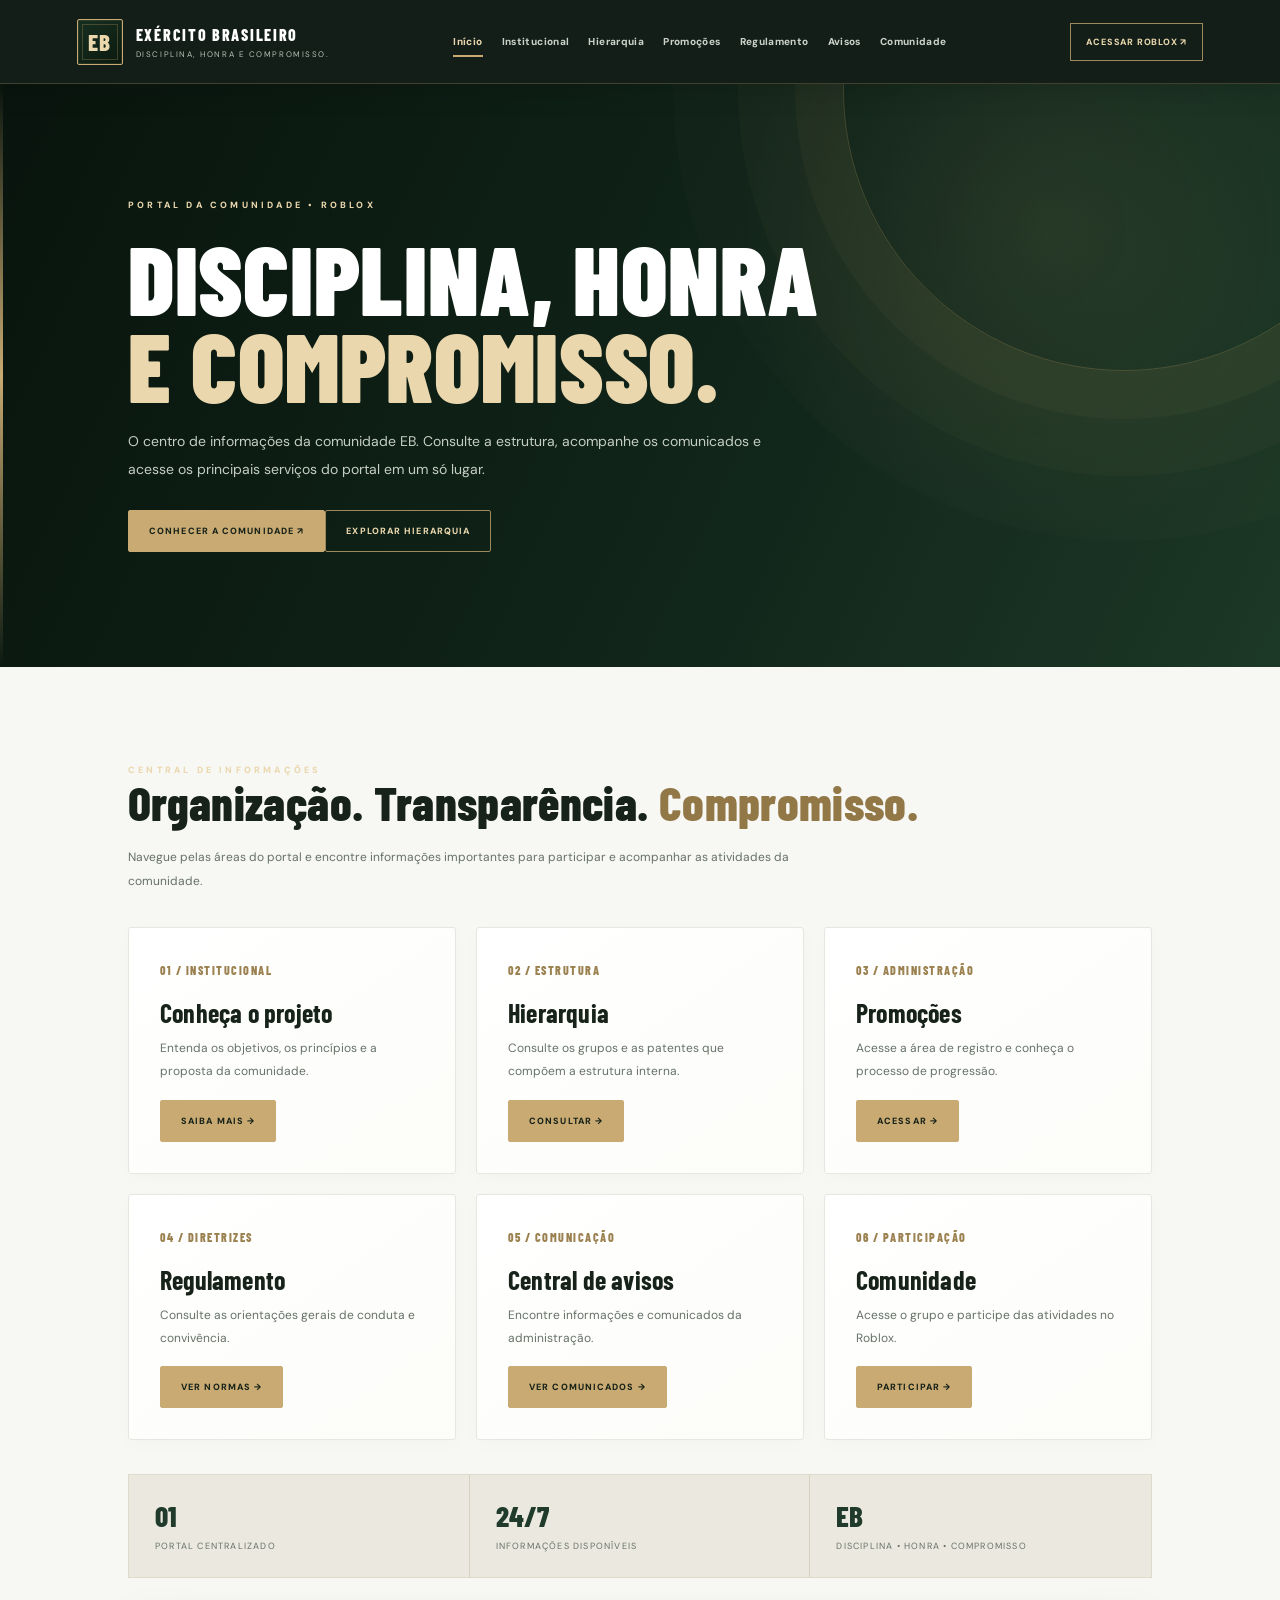
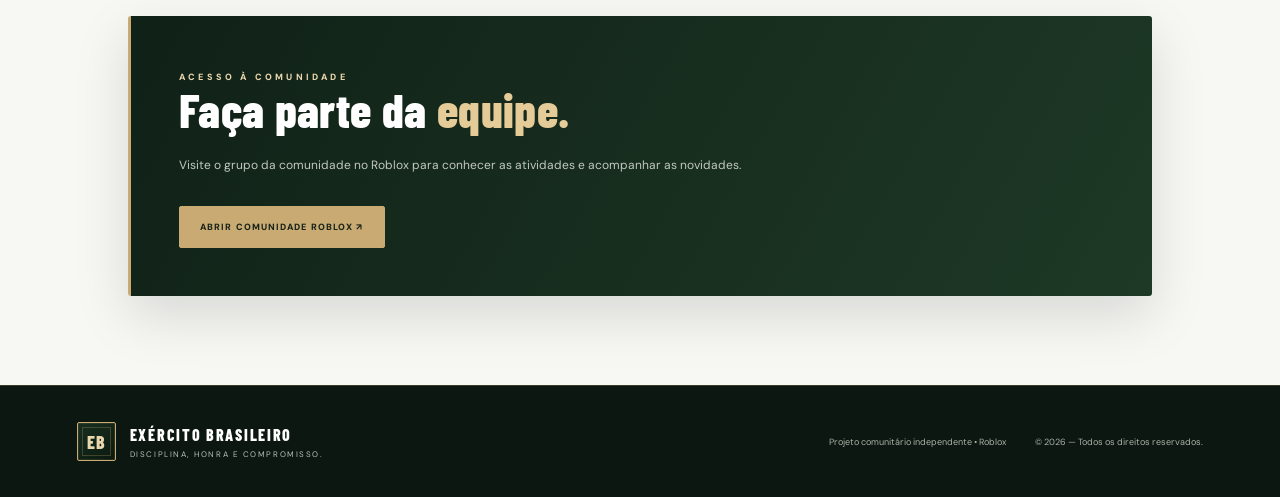
<file: portal_eb_profissional_final/index.html>
<!DOCTYPE html><html lang="pt-BR"><head><meta charset="UTF-8"><meta name="viewport" content="width=device-width, initial-scale=1.0"><meta name="theme-color" content="#0b1710"><meta name="description" content="Portal independente da comunidade EB no Roblox. Consulte informações, hierarquia, promoções e comunicados."><title>PORTAL EB | Início</title><link rel="stylesheet" href="style.css"></head><body>
<header class="topbar"><a class="brand" href="index.html"><div class="brand-mark">EB</div><div><strong>EXÉRCITO BRASILEIRO</strong><small>DISCIPLINA, HONRA E COMPROMISSO.</small></div></a><button class="menu-toggle" id="menuToggle" aria-label="Abrir menu" aria-expanded="false">☰</button><nav id="mainNav"><a href="index.html" class="active">Início</a><a href="institucional.html">Institucional</a><a href="hierarquia.html">Hierarquia</a><a href="promocoes.html">Promoções</a><a href="regulamento.html">Regulamento</a><a href="avisos.html">Avisos</a><a href="contato.html">Comunidade</a></nav><a class="nav-button" href="https://www.roblox.com/share/g/87904266" target="_blank" rel="noopener">ACESSAR ROBLOX ↗</a></header>
<main><section class="page-hero"><span class="eyebrow">PORTAL DA COMUNIDADE • ROBLOX</span><h1>DISCIPLINA, HONRA<br><em>E COMPROMISSO.</em></h1><p>O centro de informações da comunidade EB. Consulte a estrutura, acompanhe os comunicados e acesse os principais serviços do portal em um só lugar.</p><div><a class="button" href="https://www.roblox.com/share/g/87904266" target="_blank" rel="noopener">Conhecer a comunidade ↗</a><a class="button secondary" href="hierarquia.html">Explorar hierarquia</a></div></section>
<section class="content"><span class="section-label">CENTRAL DE INFORMAÇÕES</span><h2>Organização. Transparência. <em>Compromisso.</em></h2><p class="section-intro">Navegue pelas áreas do portal e encontre informações importantes para participar e acompanhar as atividades da comunidade.</p><div class="cards">
<article class="card"><span class="number">01 / INSTITUCIONAL</span><h3>Conheça o projeto</h3><p>Entenda os objetivos, os princípios e a proposta da comunidade.</p><a class="button" href="institucional.html">Saiba mais →</a></article>
<article class="card"><span class="number">02 / ESTRUTURA</span><h3>Hierarquia</h3><p>Consulte os grupos e as patentes que compõem a estrutura interna.</p><a class="button" href="hierarquia.html">Consultar →</a></article>
<article class="card"><span class="number">03 / ADMINISTRAÇÃO</span><h3>Promoções</h3><p>Acesse a área de registro e conheça o processo de progressão.</p><a class="button" href="promocoes.html">Acessar →</a></article>
<article class="card"><span class="number">04 / DIRETRIZES</span><h3>Regulamento</h3><p>Consulte as orientações gerais de conduta e convivência.</p><a class="button" href="regulamento.html">Ver normas →</a></article>
<article class="card"><span class="number">05 / COMUNICAÇÃO</span><h3>Central de avisos</h3><p>Encontre informações e comunicados da administração.</p><a class="button" href="avisos.html">Ver comunicados →</a></article>
<article class="card"><span class="number">06 / PARTICIPAÇÃO</span><h3>Comunidade</h3><p>Acesse o grupo e participe das atividades no Roblox.</p><a class="button" href="contato.html">Participar →</a></article></div>
<div class="feature-strip"><div><strong>01</strong><span>Portal centralizado</span></div><div><strong>24/7</strong><span>Informações disponíveis</span></div><div><strong>EB</strong><span>Disciplina • Honra • Compromisso</span></div></div>
<div class="dark-panel" style="margin-top:38px"><span class="section-label">ACESSO À COMUNIDADE</span><h2>Faça parte da <em style="color:#e4cb98">equipe.</em></h2><p>Visite o grupo da comunidade no Roblox para conhecer as atividades e acompanhar as novidades.</p><a class="button" href="https://www.roblox.com/share/g/87904266" target="_blank" rel="noopener">Abrir comunidade Roblox ↗</a></div>
</section></main><footer><div class="brand-mark small">EB</div><div><strong>EXÉRCITO BRASILEIRO</strong><small>DISCIPLINA, HONRA E COMPROMISSO.</small></div><span class="footer-note">Projeto comunitário independente • Roblox</span><span class="copyright">© <span id="year"></span> — Todos os direitos reservados.</span></footer><script src="script.js"></script>


</body></html>
</file>
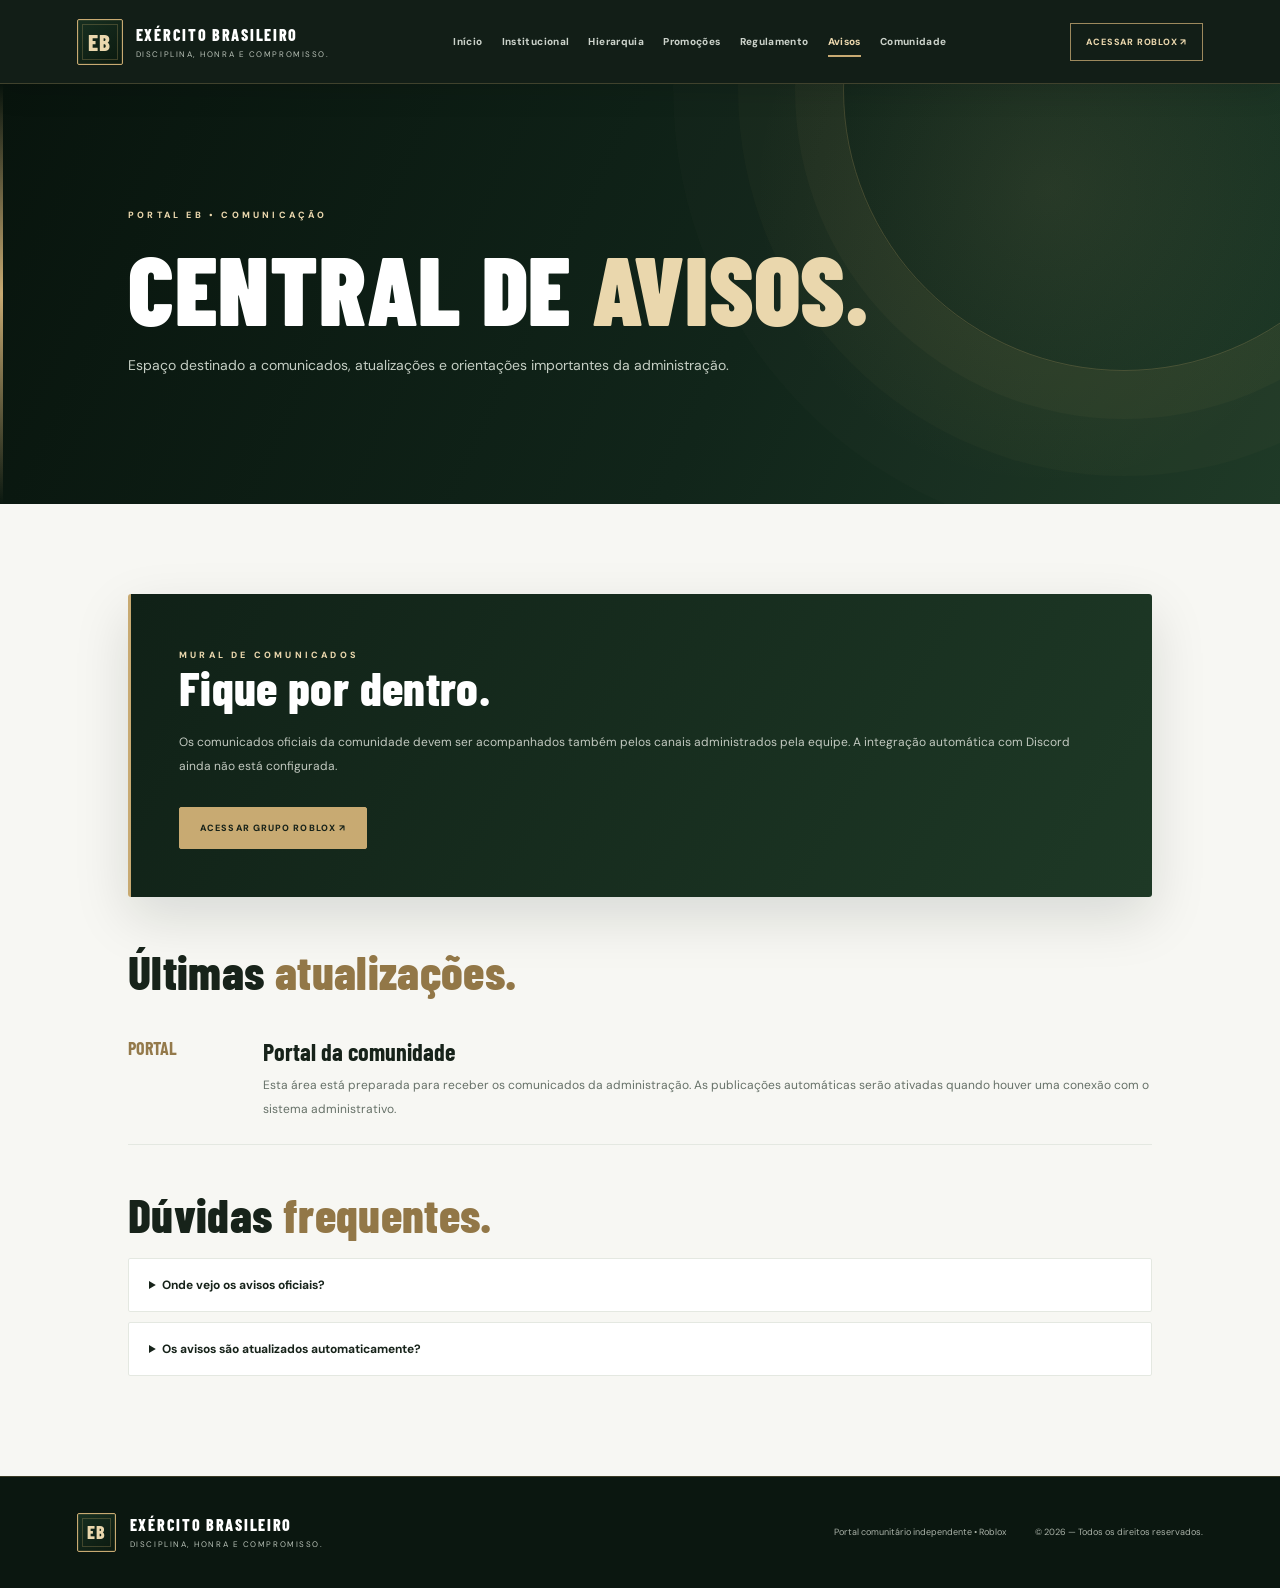
<file: portal_eb_profissional_final/avisos.html>
<!DOCTYPE html><html lang="pt-BR"><head><meta charset="UTF-8"><meta name="viewport" content="width=device-width, initial-scale=1.0"><meta name="theme-color" content="#101d15"><title>AVISOS | Portal EB</title><link rel="stylesheet" href="style.css"></head><body>
<header class="topbar"><a class="brand" href="index.html"><div class="brand-mark">EB</div><div><strong>EXÉRCITO BRASILEIRO</strong><small>DISCIPLINA, HONRA E COMPROMISSO.</small></div></a><button class="menu-toggle" id="menuToggle" aria-label="Abrir menu" aria-expanded="false">☰</button><nav id="mainNav"><a href="index.html">Início</a><a href="institucional.html">Institucional</a><a href="hierarquia.html">Hierarquia</a><a href="promocoes.html">Promoções</a><a href="regulamento.html">Regulamento</a><a href="avisos.html" class="active">Avisos</a><a href="contato.html">Comunidade</a></nav><a class="nav-button" href="https://www.roblox.com/share/g/87904266" target="_blank" rel="noopener">ACESSAR ROBLOX ↗</a></header>
<main><section class="page-hero"><span class="eyebrow">PORTAL EB • COMUNICAÇÃO</span><h1>CENTRAL DE <em>AVISOS.</em></h1><p>Espaço destinado a comunicados, atualizações e orientações importantes da administração.</p></section><section class="content"><div class="dark-panel"><span class="section-label">MURAL DE COMUNICADOS</span><h2>Fique por dentro.</h2><p>Os comunicados oficiais da comunidade devem ser acompanhados também pelos canais administrados pela equipe. A integração automática com Discord ainda não está configurada.</p><a class="button" href="https://www.roblox.com/share/g/87904266" target="_blank" rel="noopener">Acessar grupo Roblox ↗</a></div><h2 style="margin-top:50px">Últimas <em>atualizações.</em></h2><div class="notice-item"><div class="notice-date">PORTAL</div><div><h3>Portal da comunidade</h3><p>Esta área está preparada para receber os comunicados da administração. As publicações automáticas serão ativadas quando houver uma conexão com o sistema administrativo.</p></div></div><div class="faq" style="margin-top:45px"><h2>Dúvidas <em>frequentes.</em></h2><details><summary>Onde vejo os avisos oficiais?</summary><p>Consulte os canais administrados pela equipe dentro da comunidade e no servidor de comunicação.</p></details><details><summary>Os avisos são atualizados automaticamente?</summary><p>Ainda não. A integração com o Discord ou com um painel administrativo precisa ser configurada.</p></details></div></section></main>
<footer><div class="brand-mark small">EB</div><div><strong>EXÉRCITO BRASILEIRO</strong><small>DISCIPLINA, HONRA E COMPROMISSO.</small></div><span class="footer-note">Portal comunitário independente • Roblox</span><span class="copyright">© <span id="year"></span> — Todos os direitos reservados.</span></footer><script src="script.js"></script>


</body></html>
</file>
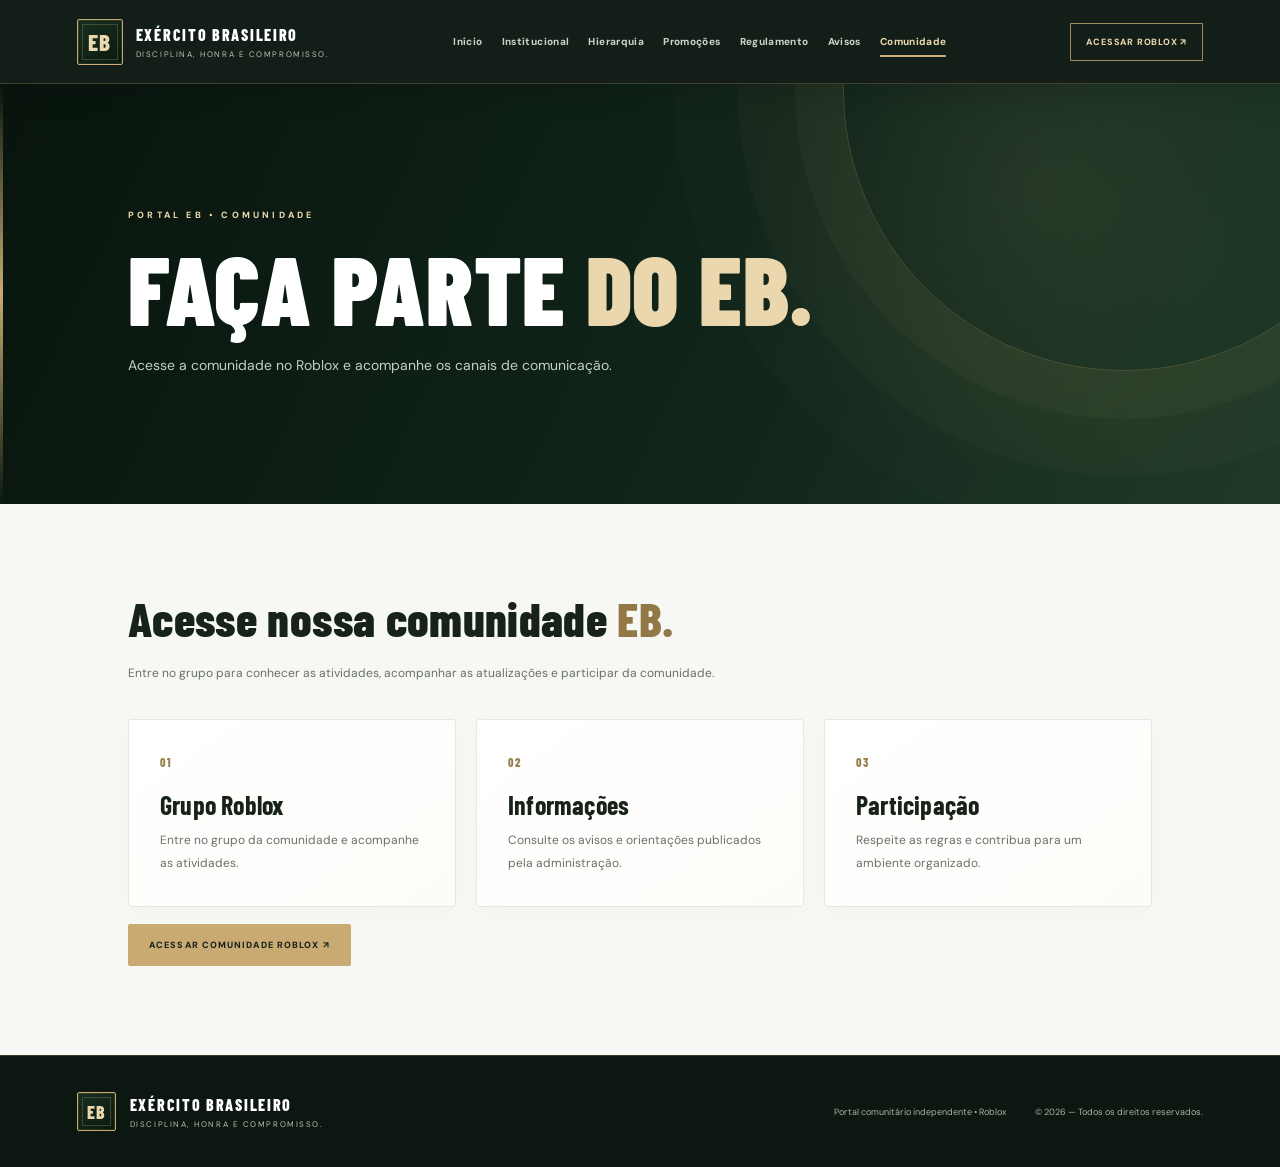
<file: portal_eb_profissional_final/contato.html>
<!DOCTYPE html><html lang="pt-BR"><head><meta charset="UTF-8"><meta name="viewport" content="width=device-width, initial-scale=1.0"><meta name="theme-color" content="#101d15"><title>COMUNIDADE | Portal EB</title><link rel="stylesheet" href="style.css"></head><body>
<header class="topbar"><a class="brand" href="index.html"><div class="brand-mark">EB</div><div><strong>EXÉRCITO BRASILEIRO</strong><small>DISCIPLINA, HONRA E COMPROMISSO.</small></div></a><button class="menu-toggle" id="menuToggle" aria-label="Abrir menu" aria-expanded="false">☰</button><nav id="mainNav"><a href="index.html">Início</a><a href="institucional.html" >Institucional</a><a href="hierarquia.html">Hierarquia</a><a href="promocoes.html">Promoções</a><a href="regulamento.html" >Regulamento</a><a href="avisos.html">Avisos</a><a href="contato.html" class="active">Comunidade</a></nav><a class="nav-button" href="https://www.roblox.com/share/g/87904266" target="_blank" rel="noopener">ACESSAR ROBLOX ↗</a></header>
<main><section class="page-hero"><span class="eyebrow">PORTAL EB • COMUNIDADE</span><h1>FAÇA PARTE <em>DO EB.</em></h1><p>Acesse a comunidade no Roblox e acompanhe os canais de comunicação.</p></section><section class="content"><h2>Acesse nossa comunidade <em>EB.</em></h2><p>Entre no grupo para conhecer as atividades, acompanhar as atualizações e participar da comunidade.</p><div class="cards"><article class="card"><span class="number">01</span><h3>Grupo Roblox</h3><p>Entre no grupo da comunidade e acompanhe as atividades.</p></article><article class="card"><span class="number">02</span><h3>Informações</h3><p>Consulte os avisos e orientações publicados pela administração.</p></article><article class="card"><span class="number">03</span><h3>Participação</h3><p>Respeite as regras e contribua para um ambiente organizado.</p></article></div><a class="button" href="https://www.roblox.com/share/g/87904266" target="_blank" rel="noopener">Acessar comunidade Roblox ↗</a></section></main>
<footer><div class="brand-mark small">EB</div><div><strong>EXÉRCITO BRASILEIRO</strong><small>DISCIPLINA, HONRA E COMPROMISSO.</small></div><span class="footer-note">Portal comunitário independente • Roblox</span><span class="copyright">© <span id="year"></span> — Todos os direitos reservados.</span></footer><script src="script.js"></script>


</body></html>
</file>
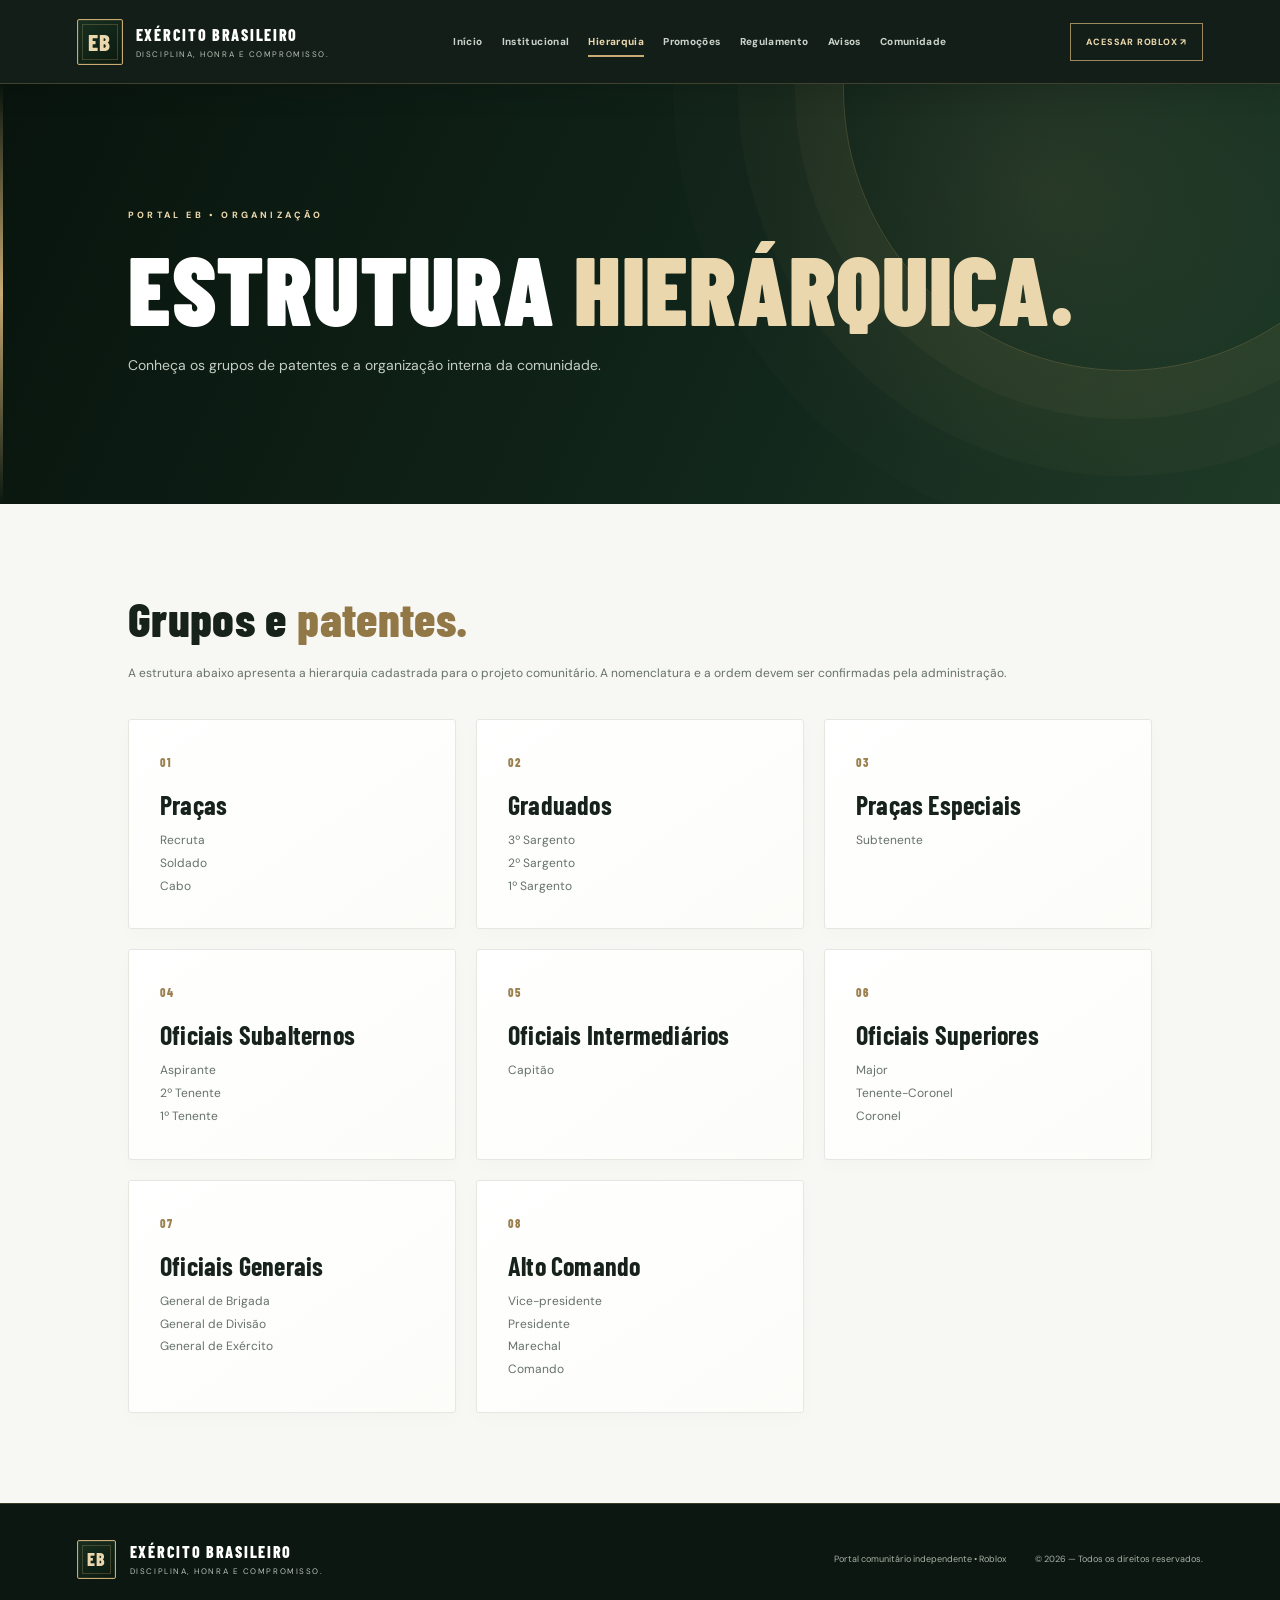
<file: portal_eb_profissional_final/hierarquia.html>
<!DOCTYPE html><html lang="pt-BR"><head><meta charset="UTF-8"><meta name="viewport" content="width=device-width, initial-scale=1.0"><meta name="theme-color" content="#101d15"><title>HIERARQUIA | Portal EB</title><link rel="stylesheet" href="style.css"></head><body>
<header class="topbar"><a class="brand" href="index.html"><div class="brand-mark">EB</div><div><strong>EXÉRCITO BRASILEIRO</strong><small>DISCIPLINA, HONRA E COMPROMISSO.</small></div></a><button class="menu-toggle" id="menuToggle" aria-label="Abrir menu" aria-expanded="false">☰</button><nav id="mainNav"><a href="index.html">Início</a><a href="institucional.html">Institucional</a><a href="hierarquia.html" class="active">Hierarquia</a><a href="promocoes.html">Promoções</a><a href="regulamento.html">Regulamento</a><a href="avisos.html">Avisos</a><a href="contato.html">Comunidade</a></nav><a class="nav-button" href="https://www.roblox.com/share/g/87904266" target="_blank" rel="noopener">ACESSAR ROBLOX ↗</a></header>
<main><section class="page-hero"><span class="eyebrow">PORTAL EB • ORGANIZAÇÃO</span><h1>ESTRUTURA <em>HIERÁRQUICA.</em></h1><p>Conheça os grupos de patentes e a organização interna da comunidade.</p></section><section class="content"><h2>Grupos e <em>patentes.</em></h2><p>A estrutura abaixo apresenta a hierarquia cadastrada para o projeto comunitário. A nomenclatura e a ordem devem ser confirmadas pela administração.</p><div class="cards">
<article class="card"><span class="number">01</span><h3>Praças</h3><p>Recruta<br>Soldado<br>Cabo</p></article>
<article class="card"><span class="number">02</span><h3>Graduados</h3><p>3º Sargento<br>2º Sargento<br>1º Sargento</p></article>
<article class="card"><span class="number">03</span><h3>Praças Especiais</h3><p>Subtenente</p></article>
<article class="card"><span class="number">04</span><h3>Oficiais Subalternos</h3><p>Aspirante<br>2º Tenente<br>1º Tenente</p></article>
<article class="card"><span class="number">05</span><h3>Oficiais Intermediários</h3><p>Capitão</p></article>
<article class="card"><span class="number">06</span><h3>Oficiais Superiores</h3><p>Major<br>Tenente-Coronel<br>Coronel</p></article>
<article class="card"><span class="number">07</span><h3>Oficiais Generais</h3><p>General de Brigada<br>General de Divisão<br>General de Exército</p></article>
<article class="card"><span class="number">08</span><h3>Alto Comando</h3><p>Vice-presidente<br>Presidente<br>Marechal<br>Comando</p></article></div></section></main>
<footer><div class="brand-mark small">EB</div><div><strong>EXÉRCITO BRASILEIRO</strong><small>DISCIPLINA, HONRA E COMPROMISSO.</small></div><span class="footer-note">Portal comunitário independente • Roblox</span><span class="copyright">© <span id="year"></span> — Todos os direitos reservados.</span></footer><script src="script.js"></script>


</body></html>
</file>
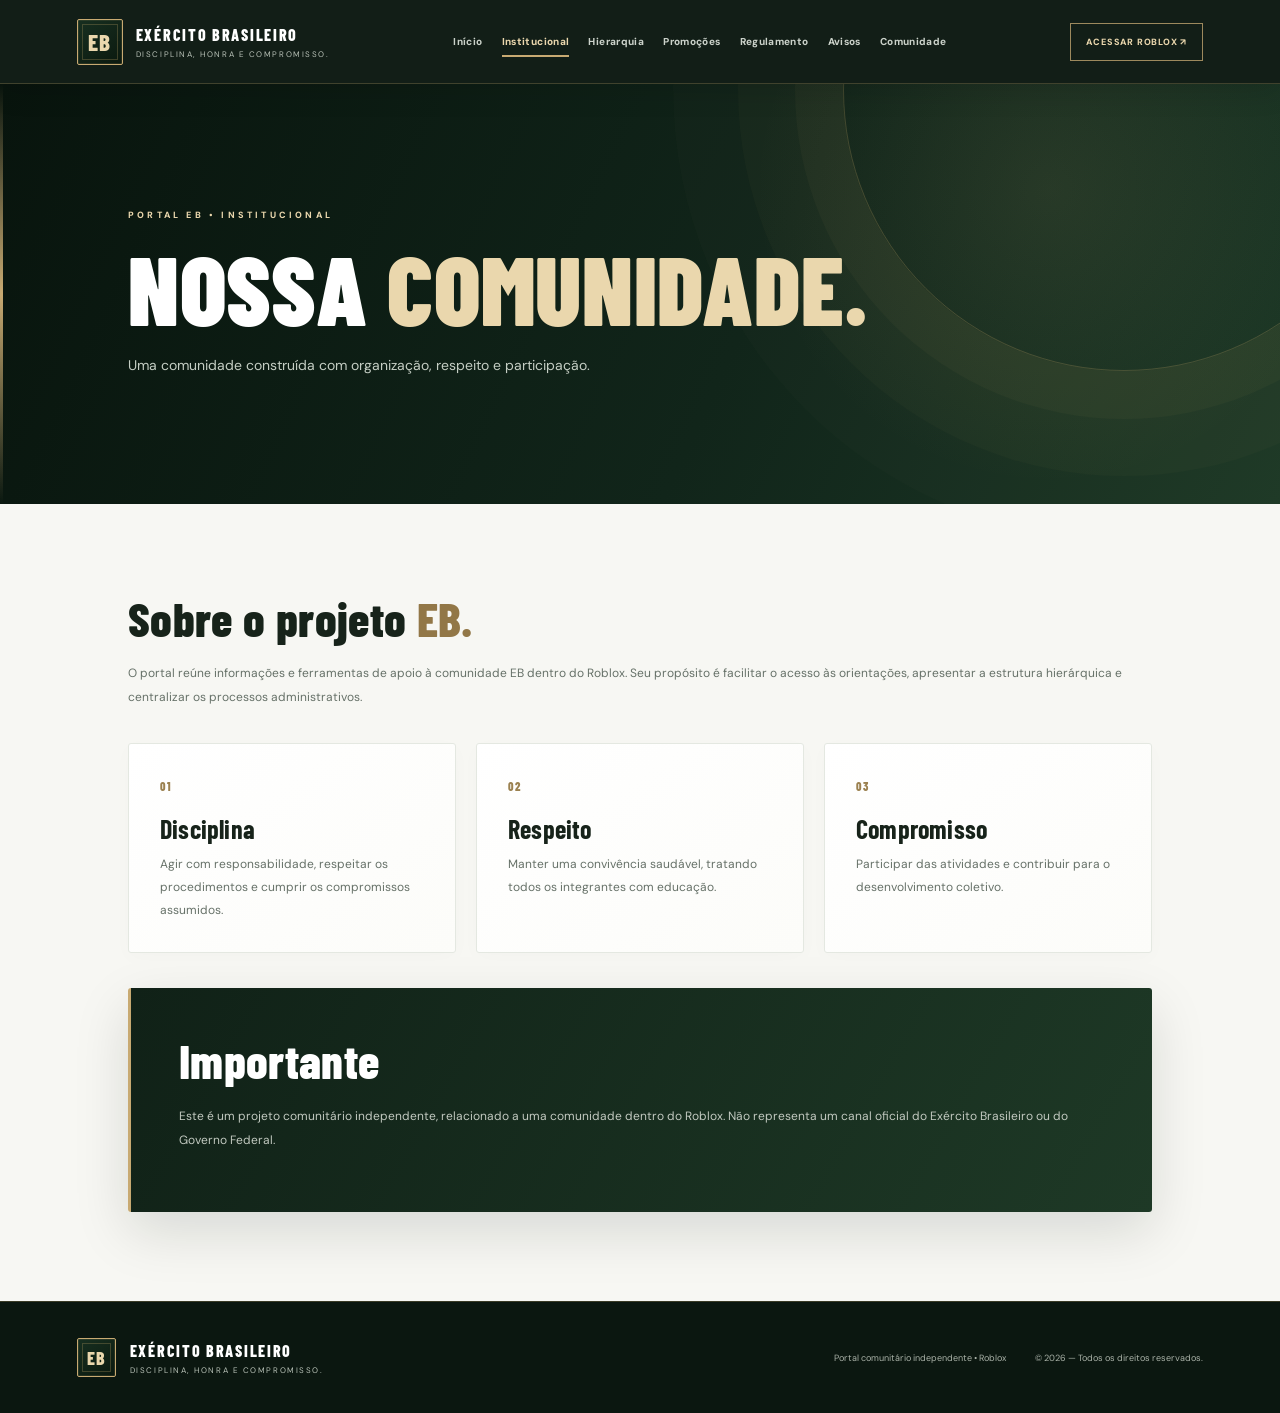
<file: portal_eb_profissional_final/institucional.html>
<!DOCTYPE html><html lang="pt-BR"><head><meta charset="UTF-8"><meta name="viewport" content="width=device-width, initial-scale=1.0"><meta name="theme-color" content="#101d15"><title>INSTITUCIONAL | Portal EB</title><link rel="stylesheet" href="style.css"></head><body>
<header class="topbar"><a class="brand" href="index.html"><div class="brand-mark">EB</div><div><strong>EXÉRCITO BRASILEIRO</strong><small>DISCIPLINA, HONRA E COMPROMISSO.</small></div></a><button class="menu-toggle" id="menuToggle" aria-label="Abrir menu" aria-expanded="false">☰</button><nav id="mainNav"><a href="index.html">Início</a><a href="institucional.html" class="active">Institucional</a><a href="hierarquia.html">Hierarquia</a><a href="promocoes.html">Promoções</a><a href="regulamento.html" >Regulamento</a><a href="avisos.html">Avisos</a><a href="contato.html" >Comunidade</a></nav><a class="nav-button" href="https://www.roblox.com/share/g/87904266" target="_blank" rel="noopener">ACESSAR ROBLOX ↗</a></header>
<main><section class="page-hero"><span class="eyebrow">PORTAL EB • INSTITUCIONAL</span><h1>NOSSA <em>COMUNIDADE.</em></h1><p>Uma comunidade construída com organização, respeito e participação.</p></section><section class="content"><h2>Sobre o projeto <em>EB.</em></h2><p>O portal reúne informações e ferramentas de apoio à comunidade EB dentro do Roblox. Seu propósito é facilitar o acesso às orientações, apresentar a estrutura hierárquica e centralizar os processos administrativos.</p><div class="cards"><article class="card"><span class="number">01</span><h3>Disciplina</h3><p>Agir com responsabilidade, respeitar os procedimentos e cumprir os compromissos assumidos.</p></article><article class="card"><span class="number">02</span><h3>Respeito</h3><p>Manter uma convivência saudável, tratando todos os integrantes com educação.</p></article><article class="card"><span class="number">03</span><h3>Compromisso</h3><p>Participar das atividades e contribuir para o desenvolvimento coletivo.</p></article></div><div class="dark-panel" style="margin-top:35px"><h2>Importante</h2><p>Este é um projeto comunitário independente, relacionado a uma comunidade dentro do Roblox. Não representa um canal oficial do Exército Brasileiro ou do Governo Federal.</p></div></section></main>
<footer><div class="brand-mark small">EB</div><div><strong>EXÉRCITO BRASILEIRO</strong><small>DISCIPLINA, HONRA E COMPROMISSO.</small></div><span class="footer-note">Portal comunitário independente • Roblox</span><span class="copyright">© <span id="year"></span> — Todos os direitos reservados.</span></footer><script src="script.js"></script>


</body></html>
</file>
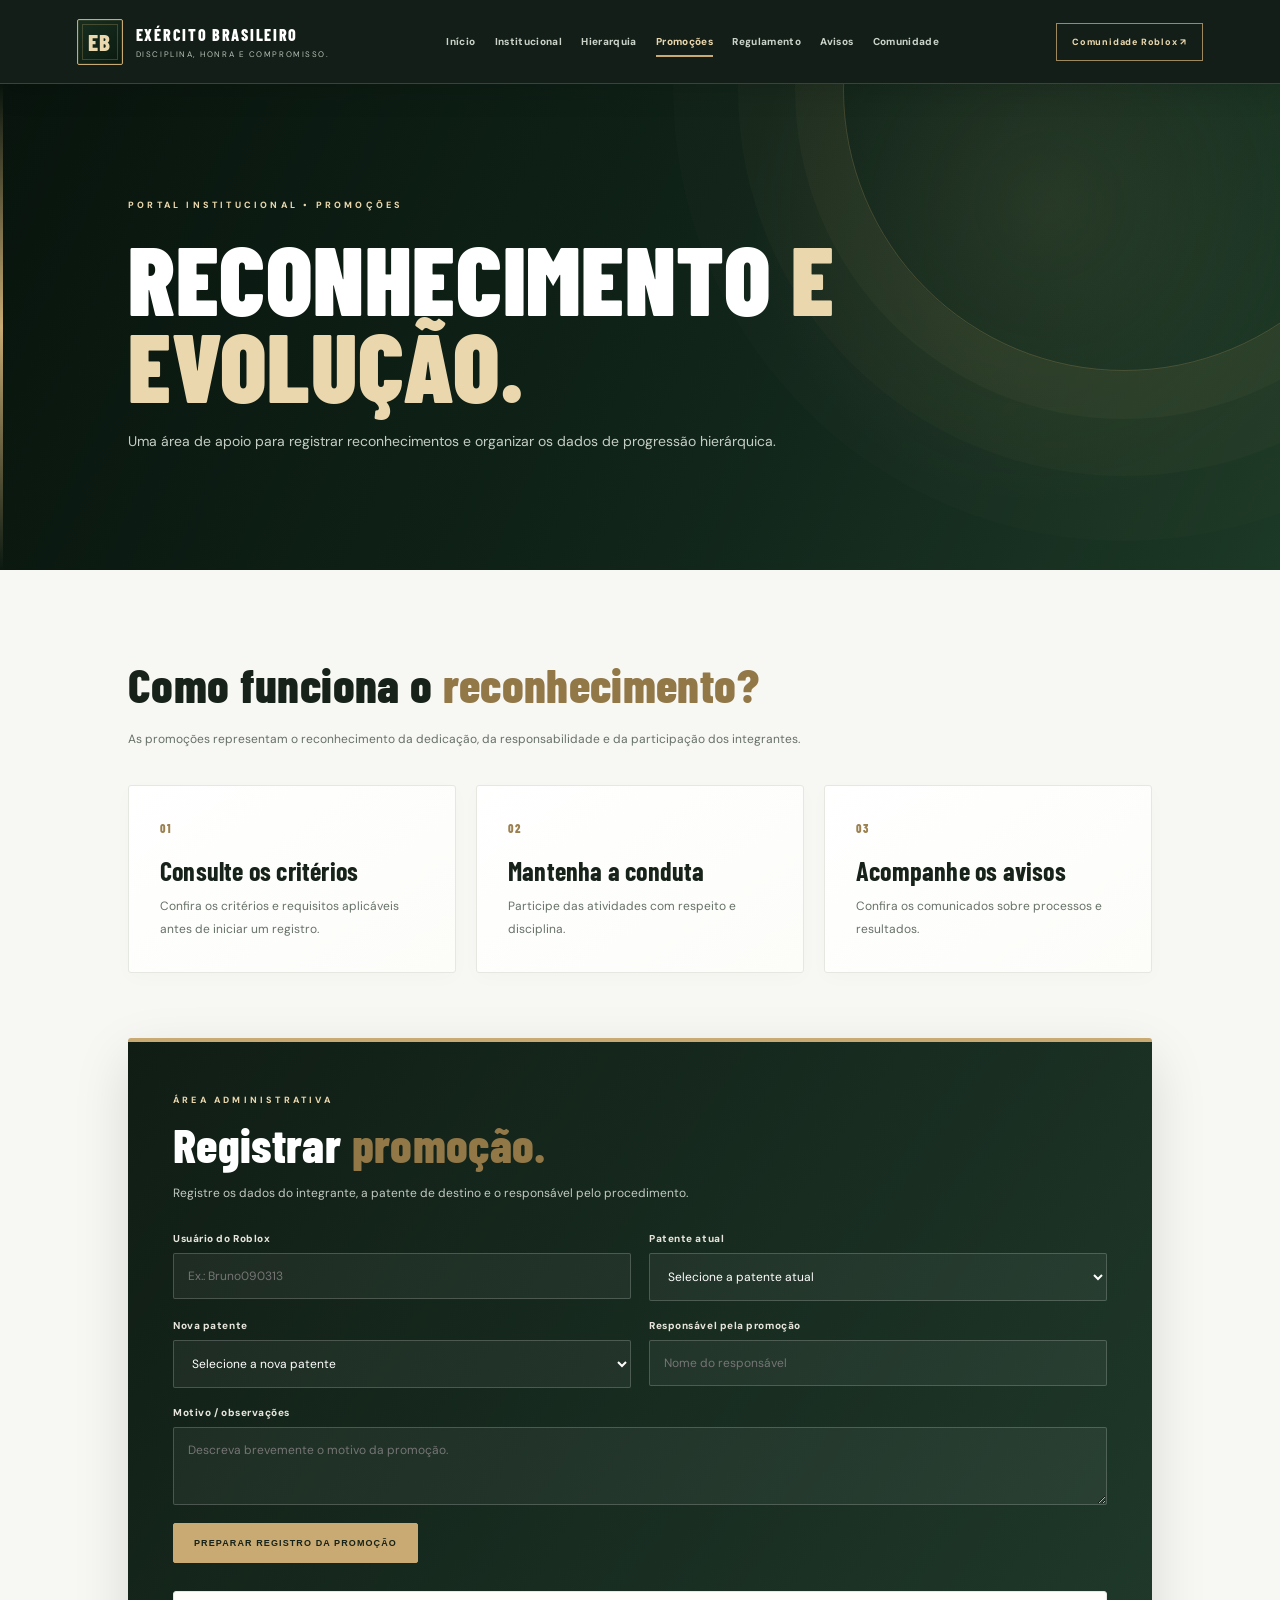
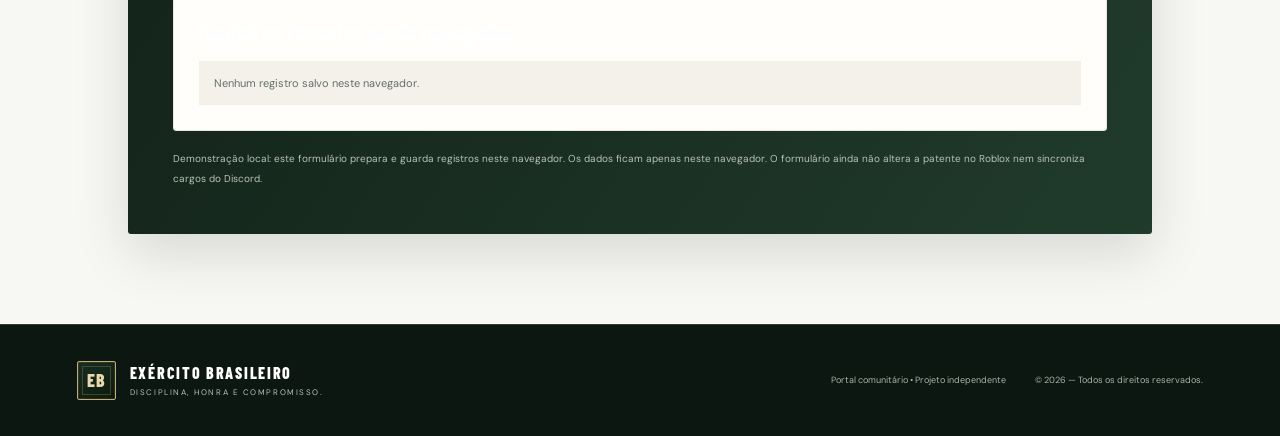
<file: portal_eb_profissional_final/promocoes.html>
<!DOCTYPE html><html lang="pt-BR"><head><meta charset="UTF-8"><meta name="viewport" content="width=device-width, initial-scale=1.0"><meta name="theme-color" content="#14251b"><title>PROMOÇÕES | Exército Brasileiro</title><link rel="stylesheet" href="style.css"></head><body>
<header class="topbar"><a class="brand" href="index.html"><div class="brand-mark">EB</div><div><strong>EXÉRCITO BRASILEIRO</strong><small>DISCIPLINA, HONRA E COMPROMISSO.</small></div></a><button class="menu-toggle" id="menuToggle" aria-label="Abrir menu">☰</button><nav id="mainNav"><a href="index.html">Início</a><a href="institucional.html">Institucional</a><a href="hierarquia.html">Hierarquia</a><a href="promocoes.html" class="active">Promoções</a><a href="regulamento.html">Regulamento</a><a href="avisos.html">Avisos</a><a href="contato.html">Comunidade</a></nav><a class="nav-button" href="https://www.roblox.com/share/g/87904266" target="_blank" rel="noopener">Comunidade Roblox ↗</a></header>
<main><section class="page-hero"><span class="eyebrow">PORTAL INSTITUCIONAL • PROMOÇÕES</span><h1>RECONHECIMENTO <em>E EVOLUÇÃO.</em></h1><p>Uma área de apoio para registrar reconhecimentos e organizar os dados de progressão hierárquica.</p></section><section class="content"><h2>Como funciona o <em>reconhecimento?</em></h2><p>As promoções representam o reconhecimento da dedicação, da responsabilidade e da participação dos integrantes.</p><div class="cards"><article class="card"><span class="number">01</span><h3>Consulte os critérios</h3><p>Confira os critérios e requisitos aplicáveis antes de iniciar um registro.</p></article><article class="card"><span class="number">02</span><h3>Mantenha a conduta</h3><p>Participe das atividades com respeito e disciplina.</p></article><article class="card"><span class="number">03</span><h3>Acompanhe os avisos</h3><p>Confira os comunicados sobre processos e resultados.</p></article></div>
<div class="promotion-area">
  <div class="promotion-heading">
    <span class="section-label">ÁREA ADMINISTRATIVA</span>
    <h2>Registrar <em>promoção.</em></h2>
    <p>Registre os dados do integrante, a patente de destino e o responsável pelo procedimento.</p>
  </div>
  <form id="promotionForm" class="promotion-form">
    <label>Usuário do Roblox
      <input id="robloxUser" name="robloxUser" type="text" placeholder="Ex.: Bruno090313" required maxlength="30">
    </label>
    <label>Patente atual
      <select id="currentRank" required>
        <option value="">Selecione a patente atual</option>
      </select>
    </label>
    <label>Nova patente
      <select id="newRank" required>
        <option value="">Selecione a nova patente</option>
      </select>
    </label>
    <label>Responsável pela promoção
      <input id="promoter" type="text" placeholder="Nome do responsável" required maxlength="50">
    </label>
    <label class="full-field">Motivo / observações
      <textarea id="promotionReason" rows="3" placeholder="Descreva brevemente o motivo da promoção." maxlength="500"></textarea>
    </label>
    <button class="button promotion-submit" type="submit">Preparar registro da promoção</button>
  </form>
  <div id="promotionResult" class="promotion-result" role="status" aria-live="polite" hidden></div>
  <div class="history-box"><h3>Registros recentes neste navegador</h3><div id="promotionHistory" class="history-list"></div></div><p class="promotion-notice">Demonstração local: este formulário prepara e guarda registros neste navegador. Os dados ficam apenas neste navegador. O formulário ainda não altera a patente no Roblox nem sincroniza cargos do Discord.</p>
</div>
</section></main>
<footer><div class="brand-mark small">EB</div><div><strong>EXÉRCITO BRASILEIRO</strong><small>DISCIPLINA, HONRA E COMPROMISSO.</small></div><span class="footer-note">Portal comunitário • Projeto independente</span><span class="copyright">© <span id="year"></span> — Todos os direitos reservados.</span></footer><script src="script.js"></script>


</body></html>
</file>
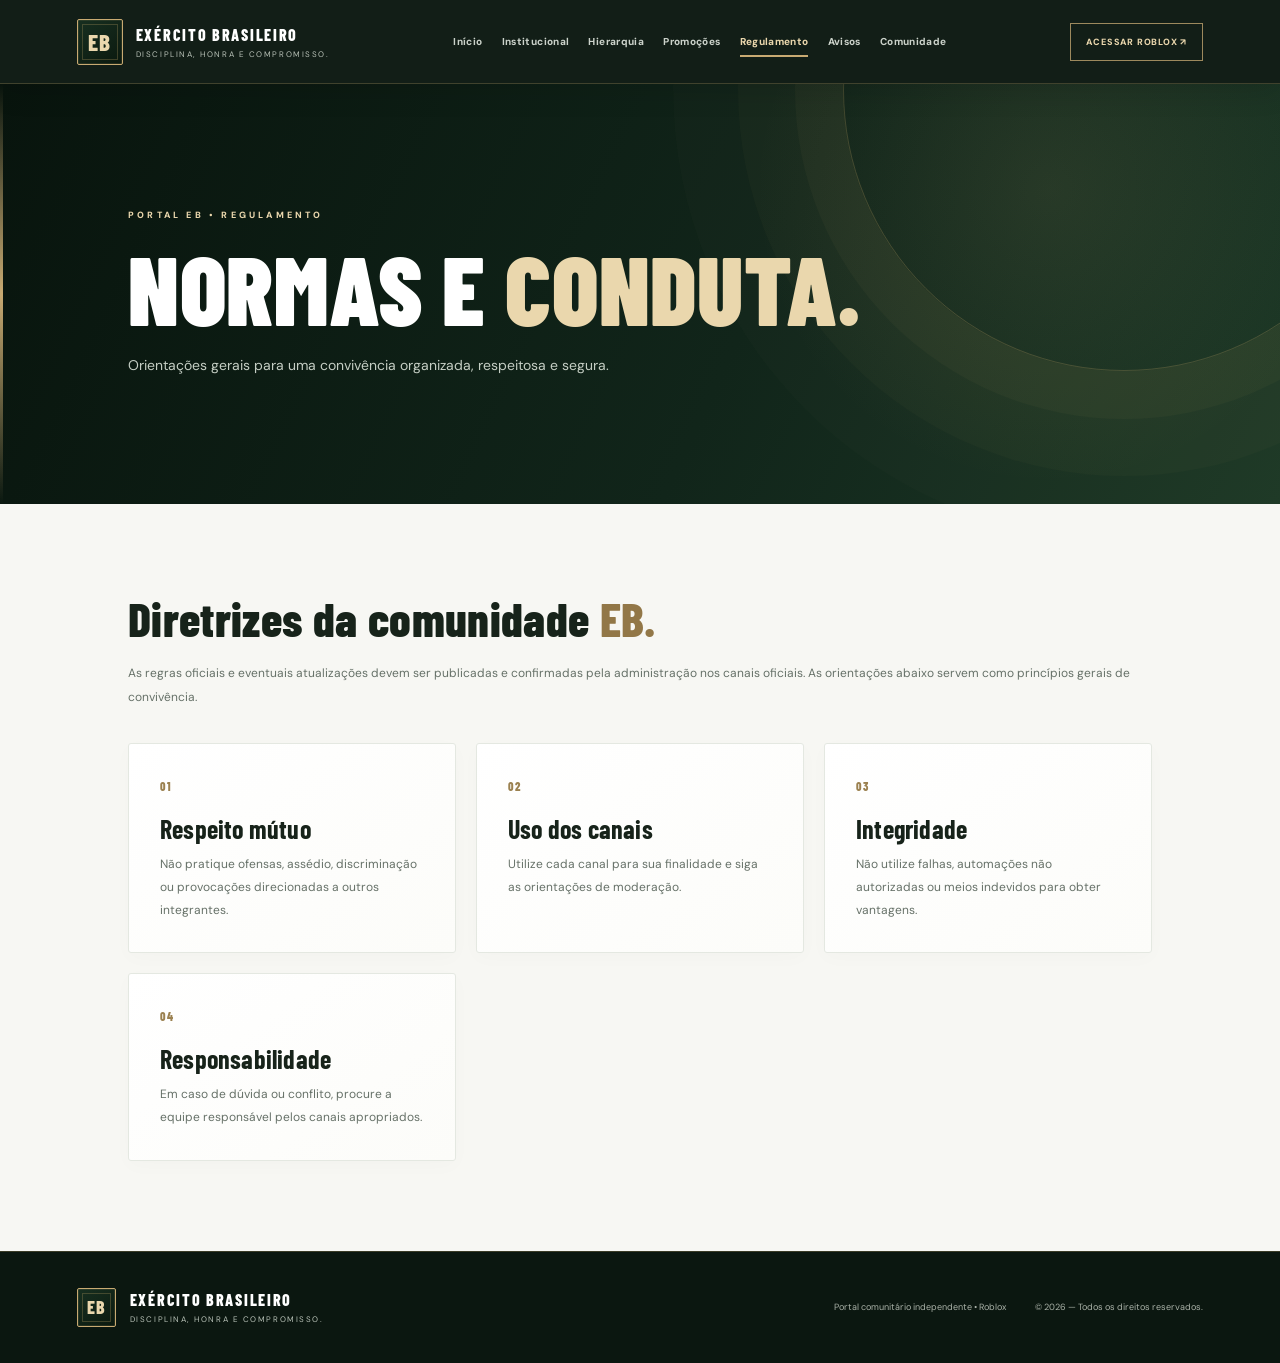
<file: portal_eb_profissional_final/regulamento.html>
<!DOCTYPE html><html lang="pt-BR"><head><meta charset="UTF-8"><meta name="viewport" content="width=device-width, initial-scale=1.0"><meta name="theme-color" content="#101d15"><title>REGULAMENTO | Portal EB</title><link rel="stylesheet" href="style.css"></head><body>
<header class="topbar"><a class="brand" href="index.html"><div class="brand-mark">EB</div><div><strong>EXÉRCITO BRASILEIRO</strong><small>DISCIPLINA, HONRA E COMPROMISSO.</small></div></a><button class="menu-toggle" id="menuToggle" aria-label="Abrir menu" aria-expanded="false">☰</button><nav id="mainNav"><a href="index.html">Início</a><a href="institucional.html" >Institucional</a><a href="hierarquia.html">Hierarquia</a><a href="promocoes.html">Promoções</a><a href="regulamento.html" class="active">Regulamento</a><a href="avisos.html">Avisos</a><a href="contato.html" >Comunidade</a></nav><a class="nav-button" href="https://www.roblox.com/share/g/87904266" target="_blank" rel="noopener">ACESSAR ROBLOX ↗</a></header>
<main><section class="page-hero"><span class="eyebrow">PORTAL EB • REGULAMENTO</span><h1>NORMAS E <em>CONDUTA.</em></h1><p>Orientações gerais para uma convivência organizada, respeitosa e segura.</p></section><section class="content"><h2>Diretrizes da comunidade <em>EB.</em></h2><p>As regras oficiais e eventuais atualizações devem ser publicadas e confirmadas pela administração nos canais oficiais. As orientações abaixo servem como princípios gerais de convivência.</p><div class="cards"><article class="card"><span class="number">01</span><h3>Respeito mútuo</h3><p>Não pratique ofensas, assédio, discriminação ou provocações direcionadas a outros integrantes.</p></article><article class="card"><span class="number">02</span><h3>Uso dos canais</h3><p>Utilize cada canal para sua finalidade e siga as orientações de moderação.</p></article><article class="card"><span class="number">03</span><h3>Integridade</h3><p>Não utilize falhas, automações não autorizadas ou meios indevidos para obter vantagens.</p></article><article class="card"><span class="number">04</span><h3>Responsabilidade</h3><p>Em caso de dúvida ou conflito, procure a equipe responsável pelos canais apropriados.</p></article></div></section></main>
<footer><div class="brand-mark small">EB</div><div><strong>EXÉRCITO BRASILEIRO</strong><small>DISCIPLINA, HONRA E COMPROMISSO.</small></div><span class="footer-note">Portal comunitário independente • Roblox</span><span class="copyright">© <span id="year"></span> — Todos os direitos reservados.</span></footer><script src="script.js"></script>


</body></html>
</file>
<file: portal_eb_profissional_final/style.css>
@import url('https://fonts.googleapis.com/css2?family=Barlow+Condensed:wght@500;600;700;800;900&family=DM+Sans:wght@400;500;600;700;800&display=swap');
:root{--forest:#0b1710;--forest2:#13271a;--forest3:#1d3926;--gold:#c7a66a;--gold-light:#e4cb98;--paper:#f5f4ef;--white:#fffefa;--ink:#18231b;--muted:#6d766d;--line:#e5e2d8;--shadow:0 22px 60px #0b171014;--radius:3px}
*{box-sizing:border-box}
html{scroll-behavior:smooth;scroll-padding-top:100px}
body{margin:0;background:var(--paper);color:var(--ink);font-family:'DM Sans',sans-serif;-webkit-font-smoothing:antialiased}
a{color:inherit}
.topbar{height:84px;padding:0 clamp(22px,6vw,104px);display:flex;align-items:center;justify-content:space-between;gap:25px;background:rgba(11,23,16,.97);color:#fff;position:sticky;top:0;z-index:50;border-bottom:1px solid #c7a66a32;box-shadow:0 8px 35px #00000012;backdrop-filter:blur(12px)}
.brand{display:flex;align-items:center;gap:13px;color:white;text-decoration:none;flex-shrink:0}
.brand-mark{width:46px;height:46px;border:1px solid var(--gold);color:var(--gold-light);display:grid;place-items:center;font:800 23px 'Barlow Condensed';letter-spacing:1px;position:relative}
.brand-mark:after{content:"";position:absolute;inset:4px;border:1px solid #c7a66a45}
.brand strong,.brand small,footer strong,footer small{display:block}
.brand strong,footer strong{font:800 16px 'Barlow Condensed';letter-spacing:1.7px}
.brand small,footer small{font-size:8px;letter-spacing:1.55px;color:#b9c2b8;margin-top:5px}
.topbar nav{display:flex;align-items:center;gap:clamp(10px,1.5vw,23px)}
.topbar nav a{color:#cbd2ca;text-decoration:none;font-size:10px;font-weight:800;letter-spacing:.35px;position:relative;padding:12px 0;transition:color .2s}
.topbar nav a:after{content:"";position:absolute;bottom:3px;left:0;width:0;height:2px;background:var(--gold);transition:width .25s}
.topbar nav a:hover,.topbar nav a.active{color:var(--gold-light)}
.topbar nav a:hover:after,.topbar nav a.active:after{width:100%}
.nav-button{border:1px solid #9d895d;padding:12px 15px;color:var(--gold-light);text-decoration:none;font-size:9px;font-weight:800;letter-spacing:.8px;white-space:nowrap;transition:.25s}
.nav-button:hover{background:var(--gold);color:var(--forest);transform:translateY(-2px)}
.menu-toggle{display:none;background:none;color:white;border:1px solid #ffffff35;padding:7px 10px;font-size:22px;cursor:pointer}
.page-hero{position:relative;overflow:hidden;isolation:isolate;background:linear-gradient(112deg,#0a160f 0%,#14291b 58%,#203b28 100%);color:white;padding:clamp(76px,9vw,132px) clamp(26px,10vw,155px);min-height:390px;display:flex;flex-direction:column;justify-content:center}
.page-hero:before{content:"";position:absolute;z-index:-1;width:560px;height:560px;right:-125px;top:-275px;border:1px solid #c7a66a40;border-radius:50%;box-shadow:0 0 0 48px #c7a66a0a,0 0 0 105px #c7a66a07,0 0 0 170px #c7a66a04}
.page-hero:after{content:"";position:absolute;z-index:-1;width:3px;left:0;top:0;bottom:0;background:linear-gradient(transparent,var(--gold),transparent)}
.eyebrow,.section-label{font-size:9px;letter-spacing:3.2px;color:var(--gold-light);font-weight:800;text-transform:uppercase}
.page-hero h1{font:900 clamp(52px,7.5vw,96px)/.9 'Barlow Condensed';letter-spacing:.3px;margin:24px 0 19px;max-width:1000px}
.page-hero h1 em{font-style:normal;color:var(--gold-light)}
.page-hero p{color:#c5cec4;max-width:650px;font-size:13px;line-height:2;margin:0}
.page-hero .button{margin-top:27px}
.content{padding:clamp(55px,7vw,96px) clamp(25px,10vw,155px);min-height:400px;max-width:1650px;margin:auto}
.content h2,.promotion-heading h2{font:800 clamp(34px,4vw,48px)/1.03 'Barlow Condensed';margin:0 0 18px;letter-spacing:.2px}
.content h2 em,.promotion-heading h2 em{font-style:normal;color:#927747}
.content>p,.content p{font-size:12px;line-height:2;color:var(--muted)}
.section-intro{max-width:720px;margin-bottom:30px}
.cards{display:grid;grid-template-columns:repeat(3,minmax(0,1fr));gap:17px;margin-top:34px}
.card{background:var(--white);border:1px solid var(--line);padding:29px;min-height:185px;position:relative;overflow:hidden;box-shadow:0 5px 20px #18231b05;transition:transform .3s,border-color .3s,box-shadow .3s}
.card:before{content:"";position:absolute;left:0;top:0;width:3px;height:0;background:var(--gold);transition:height .3s}
.card:hover{transform:translateY(-7px);border-color:#c7a66a;box-shadow:var(--shadow)}
.card:hover:before{height:100%}
.card .number{color:#9b8150;font:800 12px 'Barlow Condensed';letter-spacing:1.5px}
.card h3{font:700 26px 'Barlow Condensed';margin:17px 0 9px}
.card p{font-size:11px;margin:0;color:var(--muted);line-height:1.9}
.button{display:inline-flex;align-items:center;justify-content:center;gap:10px;padding:14px 20px;text-decoration:none;font-size:9px;font-weight:800;letter-spacing:1px;text-transform:uppercase;background:var(--gold);color:#172219;margin-top:17px;border:1px solid var(--gold);cursor:pointer;transition:transform .25s,background .25s,box-shadow .25s}
.button:hover{transform:translateY(-3px);background:var(--gold-light);box-shadow:0 10px 24px #0002}
.button.secondary{background:transparent;color:var(--gold-light);border-color:#9d895d}
.button.secondary:hover{background:var(--gold);color:var(--forest)}
.dark-panel{background:linear-gradient(120deg,#102117,#1e3926);color:white;padding:clamp(28px,4vw,48px);border-left:3px solid var(--gold);box-shadow:var(--shadow)}
.dark-panel h2{color:#fff}
.dark-panel p{color:#c2c9c0}
.feature-strip{display:grid;grid-template-columns:repeat(3,1fr);background:#ebe9df;border:1px solid #dedacc;margin-top:34px}
.feature-strip div{padding:23px 26px;border-right:1px solid #d7d1c0}
.feature-strip div:last-child{border:0}
.feature-strip strong{display:block;font:800 29px 'Barlow Condensed';color:#203b2b}
.feature-strip span{font-size:9px;color:var(--muted);letter-spacing:1.2px;text-transform:uppercase}
.promotion-area{margin-top:65px;padding:clamp(25px,4vw,45px);background:linear-gradient(125deg,#101d15,#203b2b);color:#fff;border-top:3px solid var(--gold);box-shadow:var(--shadow)}
.promotion-heading h2{color:white;margin:12px 0 8px}
.promotion-heading p{color:#c2c9c0}
.promotion-form{display:grid;grid-template-columns:repeat(2,minmax(0,1fr));gap:18px;margin-top:27px}
.promotion-form label{display:flex;flex-direction:column;gap:8px;color:#e8e6dc;font-size:10px;font-weight:800;letter-spacing:.55px}
.promotion-form input,.promotion-form select,.promotion-form textarea{width:100%;padding:14px;border:1px solid #ffffff30;border-radius:0;background:#ffffff0d;color:white;font:12px 'DM Sans',sans-serif;outline:none;transition:border-color .2s,background .2s,box-shadow .2s}
.promotion-form select option{color:#172019}
.promotion-form input:focus,.promotion-form select:focus,.promotion-form textarea:focus{border-color:var(--gold);background:#ffffff14;box-shadow:0 0 0 3px #c7a86a20}
.promotion-form textarea{resize:vertical}
.promotion-form .full-field{grid-column:1/-1}
.promotion-submit{justify-self:start;margin:0}
.promotion-result{margin-top:22px;padding:20px;border:1px solid #c7a66a80;background:#ffffff0b;color:#f4f0e5;line-height:1.9;white-space:pre-line;animation:rise .35s ease both}
.promotion-result button{margin-top:12px;padding:10px 14px;border:1px solid var(--gold);background:transparent;color:var(--gold-light);cursor:pointer;font-weight:700}
.promotion-notice{margin:18px 0 0;color:#b9c2b8!important;font-size:10px!important}
.history-box{margin-top:28px;background:#fffefa;border:1px solid var(--line);padding:25px}
.history-box h3{font:700 24px 'Barlow Condensed';margin:0 0 15px}
.history-list{display:grid;gap:10px}
.history-item{padding:13px 15px;background:#f3f1e9;border-left:3px solid var(--gold);font-size:11px;line-height:1.8}
.empty-state{font-size:11px;color:var(--muted);padding:15px;background:#f3f1e9}
.notice-item{padding:23px 0;border-bottom:1px solid var(--line);display:grid;grid-template-columns:110px 1fr;gap:20px}
.notice-date{font:700 18px 'Barlow Condensed';color:#947a4b}
.notice-item h3{font:700 24px 'Barlow Condensed';margin:0 0 7px}
.notice-item p{margin:0}
.faq details{background:var(--white);border:1px solid var(--line);padding:18px 20px;margin:10px 0}
.faq summary{cursor:pointer;font-weight:700;font-size:12px}
.faq details p{margin-bottom:0}
footer{background:#0b1710;color:white;padding:34px clamp(20px,6vw,104px);display:flex;align-items:center;gap:14px;flex-wrap:wrap;border-top:1px solid #c7a66a40}
.small{width:39px;height:39px;font-size:18px}
.footer-note{margin-left:auto;color:#aab2a8;font-size:9px}
.copyright{font-size:9px;color:#aab2a8;margin-left:15px}
.reveal{opacity:0;transform:translateY(20px);transition:opacity .65s ease,transform .65s ease}
.reveal.visible{opacity:1;transform:translateY(0)}
.page-hero .eyebrow,.page-hero h1,.page-hero p{animation:rise .7s both ease-out}
.page-hero h1{animation-delay:.1s}.page-hero p{animation-delay:.2s}
@keyframes rise{from{opacity:0;transform:translateY(20px)}to{opacity:1;transform:translateY(0)}}
body main,body footer{opacity:1;transform:translateY(0);transition:opacity .4s ease,transform .4s ease}
body.page-leaving main,body.page-leaving footer{opacity:0;transform:translateY(-8px);pointer-events:none}
body.page-entering main,body.page-entering footer{animation:rise .5s cubic-bezier(.2,.7,.2,1) both}
.back-top{position:fixed;right:22px;bottom:22px;width:43px;height:43px;border:1px solid var(--gold);background:#14251b;color:var(--gold-light);font-size:18px;cursor:pointer;opacity:0;pointer-events:none;transform:translateY(10px);transition:.25s;z-index:30}
.back-top.show{opacity:1;pointer-events:auto;transform:translateY(0)}
@media(max-width:1120px){.topbar{gap:15px}.topbar nav{gap:11px}.topbar nav a{font-size:9px}.nav-button{display:none}}
@media(max-width:760px){.topbar{height:72px;padding:0 5%}.menu-toggle{display:block}.topbar nav{display:none;position:absolute;top:72px;left:0;right:0;background:#0b1710;padding:16px 6% 22px;flex-direction:column;align-items:stretch;gap:3px;border-top:1px solid #ffffff20}.topbar nav.open{display:flex}.topbar nav a{font-size:12px;padding:11px 0}.topbar nav a:after{display:none}.page-hero{min-height:315px;padding:65px 7%}.content{padding:50px 7%}.cards{grid-template-columns:repeat(2,minmax(0,1fr))}.feature-strip{grid-template-columns:1fr}.feature-strip div{border-right:0;border-bottom:1px solid #d7d1c0}.footer-note,.copyright{margin:0;width:100%}}
@media(max-width:520px){.brand strong{font-size:13px}.brand small{font-size:6.5px}.brand-mark{width:39px;height:39px}.cards{grid-template-columns:1fr}.promotion-area{padding:23px 17px}.promotion-form{grid-template-columns:1fr}.promotion-form .full-field{grid-column:auto}.notice-item{grid-template-columns:1fr;gap:5px}.page-hero h1{font-size:52px}}
@media(prefers-reduced-motion:reduce){*,*:before,*:after{animation-duration:.01ms!important;animation-iteration-count:1!important;transition-duration:.01ms!important;scroll-behavior:auto!important}.reveal{opacity:1;transform:none}body main,body footer{animation:none!important}}




/* Refinamento visual profissional */
:root {
  --forest: #09150e;
  --forest2: #102319;
  --forest3: #1b3524;
  --gold: #c8aa72;
  --gold-light: #ead7ad;
  --paper: #f7f7f3;
  --white: #ffffff;
  --ink: #17231a;
  --muted: #667168;
  --line: #e4e8e1;
  --shadow: 0 18px 55px rgba(8, 22, 13, .09);
}
::selection { background: #c8aa72; color: #09150e; }
body { background: var(--paper); }
.topbar {
  min-height: 82px;
  border-bottom: 1px solid rgba(200,170,114,.25);
  box-shadow: 0 8px 28px rgba(0,0,0,.12);
}
.brand-mark {
  border-radius: 2px;
  background: linear-gradient(145deg, #172f20, #0b190f);
  box-shadow: inset 0 0 0 1px rgba(200,170,114,.12);
}
.page-hero {
  min-height: 420px;
  background:
    radial-gradient(circle at 82% 25%, rgba(200,170,114,.10), transparent 27%),
    linear-gradient(115deg, #08140d 0%, #11251a 58%, #1c3826 100%);
}
.page-hero h1 { letter-spacing: .7px; }
.page-hero p { max-width: 680px; font-size: 14px; }
.content { max-width: 1500px; }
.content h2 { letter-spacing: .35px; }
.cards { gap: 20px; }
.card {
  border-radius: 3px;
  padding: 31px;
  background: linear-gradient(145deg, #fff, #fcfcf9);
}
.card h3 { letter-spacing: .2px; }
.card p { font-size: 12px; }
.button {
  border-radius: 2px;
  letter-spacing: 1.1px;
}
.button:focus-visible, .nav-button:focus-visible,
.topbar nav a:focus-visible, .menu-toggle:focus-visible {
  outline: 2px solid var(--gold-light);
  outline-offset: 4px;
}
.dark-panel, .promotion-area {
  border-radius: 3px;
  box-shadow: 0 20px 55px rgba(8,22,13,.13);
}
.promotion-area { border-top-width: 4px; }
.promotion-form input, .promotion-form select,
.promotion-form textarea { border-radius: 2px; }
.history-box { border-radius: 3px; }
.notice-item { gap: 25px; }
.faq details { border-radius: 2px; transition: border-color .2s, box-shadow .2s; }
.faq details[open] { border-color: var(--gold); box-shadow: 0 8px 24px rgba(8,22,13,.05); }
footer {
  min-height: 112px;
  padding-top: 30px;
  padding-bottom: 30px;
}
footer .brand-mark { border-radius: 2px; }
.back-top { border-radius: 2px; box-shadow: 0 8px 25px rgba(0,0,0,.18); }
@media (max-width: 760px) {
  .page-hero { min-height: 350px; }
  .topbar { min-height: 72px; }
  .cards { gap: 13px; }
}
@media (prefers-reduced-motion: reduce) {
  html { scroll-behavior: auto; }
}
</file>
